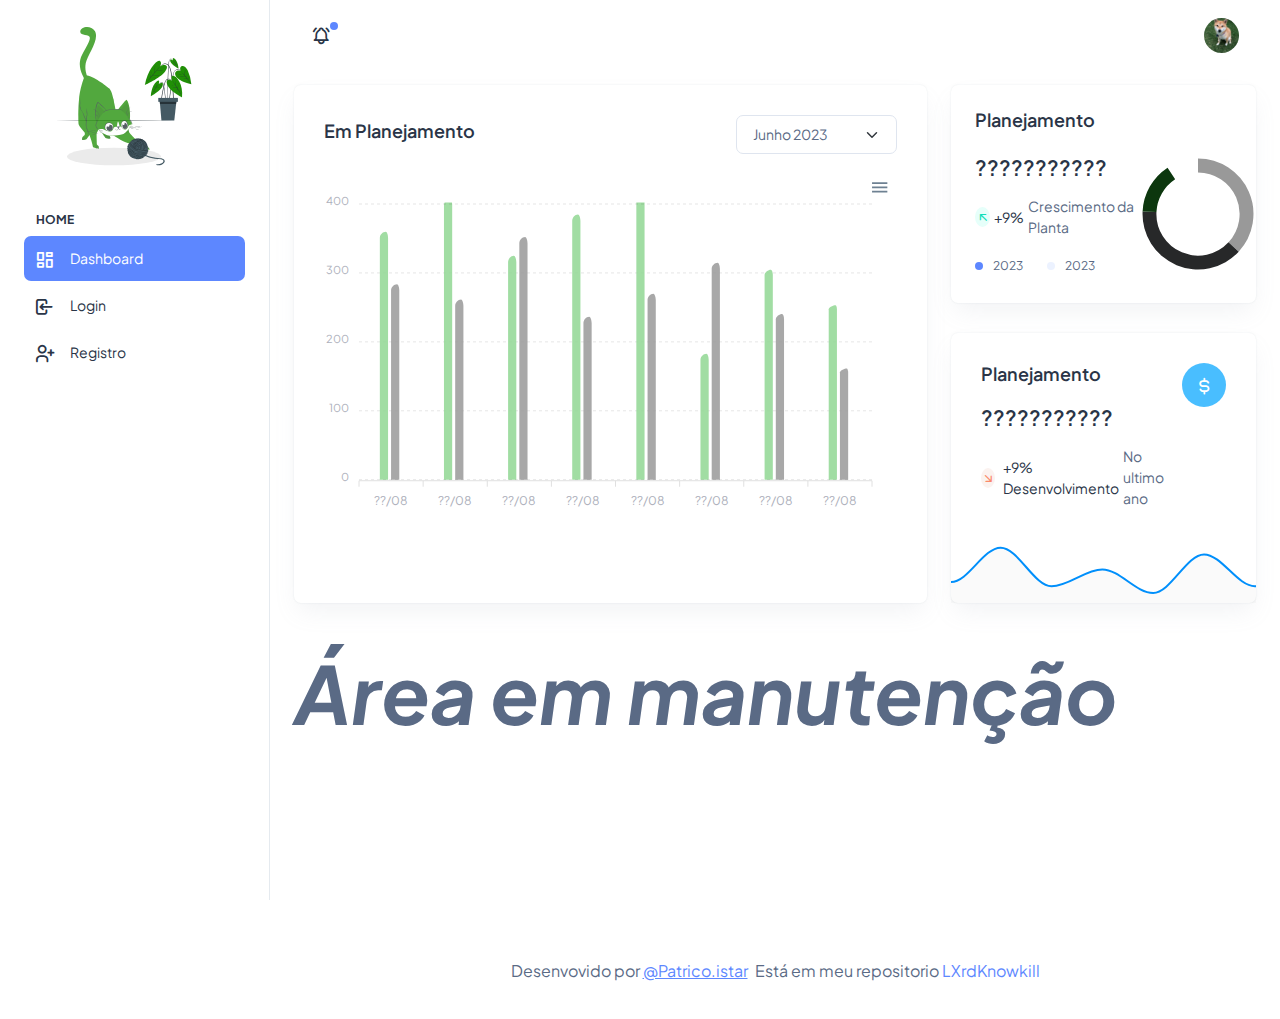
<file: index.html>
<!doctype html>
<html lang="en">

<head>
  <meta charset="utf-8">
  <meta name="viewport" content="width=device-width, initial-scale=1">
  <title>Jovens Biotecnologicos</title>
  <link rel="shortcut icon" type="image/png" href="../assets/images/logos/favicon.png" />
  <link rel="stylesheet" href="../assets/css/styles.min.css" />
</head>

<body>
  <!--  Body Wrapper -->
  <div class="page-wrapper" id="main-wrapper" data-layout="vertical" data-navbarbg="skin6" data-sidebartype="full"
    data-sidebar-position="fixed" data-header-position="fixed">
    <!-- Sidebar Start -->
    <aside class="left-sidebar">
      <!-- Sidebar scroll-->
      <div>
        <div class="brand-logo d-flex align-items-center justify-content-between">
          <a href="./index.html" class="text-nowrap logo-img">
            <img src="../assets/images/logos/dark-logo.svg" width="180" alt="" />
          </a>
          <div class="close-btn d-xl-none d-block sidebartoggler cursor-pointer" id="sidebarCollapse">
            <i class="ti ti-x fs-8"></i>
          </div>
        </div>
        <!-- Sidebar navigation-->
        <nav class="sidebar-nav scroll-sidebar" data-simplebar="">
          <ul id="sidebarnav">
            <li class="nav-small-cap">
              <i class="ti ti-dots nav-small-cap-icon fs-4"></i>
              <span class="hide-menu">Home</span>
            </li>
            <li class="sidebar-item">
              <a class="sidebar-link" href="./index.html" aria-expanded="false">
                <span>
                  <i class="ti ti-layout-dashboard"></i>
                </span>
                <span class="hide-menu">Dashboard</span>
              </a>
            </li>
            <li class="sidebar-item">
              <a class="sidebar-link" href="./authentication-login.html" aria-expanded="false">
                <span>
                  <i class="ti ti-login"></i>
                </span>
                <span class="hide-menu">Login</span>
              </a>
            </li>
            <li class="sidebar-item">
              <a class="sidebar-link" href="./authentication-register.html" aria-expanded="false">
                <span>
                  <i class="ti ti-user-plus"></i>
                </span>
                <span class="hide-menu">Registro</span>
              </a>
            </li>
            </li>
          </ul>
          <div class="a">
          </div>
        </nav>
        <!-- End Sidebar navigation -->
      </div>
      <!-- End Sidebar scroll-->
    </aside>
    <!--  Sidebar End -->
    <!--  Main wrapper -->
    <div class="body-wrapper">
      <!--  Header Start -->
      <header class="app-header">
        <nav class="navbar navbar-expand-lg navbar-light">
          <ul class="navbar-nav">
            <li class="nav-item d-block d-xl-none">
              <a class="nav-link sidebartoggler nav-icon-hover" id="headerCollapse" href="javascript:void(0)">
                <i class="ti ti-menu-2"></i>
              </a>
            </li>
            <li class="nav-item">
              <a class="nav-link nav-icon-hover" href="javascript:void(0)">
                <i class="ti ti-bell-ringing"></i>
                <div class="notification bg-primary rounded-circle"></div>
              </a>
            </li>
          </ul>
          <div class="navbar-collapse justify-content-end px-0" id="navbarNav">
            <ul class="navbar-nav flex-row ms-auto align-items-center justify-content-end">
              <li class="nav-item dropdown">
                <a class="nav-link nav-icon-hover" href="javascript:void(0)" id="drop2" data-bs-toggle="dropdown"
                  aria-expanded="false">
                  <img src="../assets/images/profile/user-1.jpg" alt="" width="35" height="35" class="rounded-circle">
                </a>
                <div class="dropdown-menu dropdown-menu-end dropdown-menu-animate-up" aria-labelledby="drop2">
                  <div class="message-body">
                    <a href="javascript:void(0)" class="d-flex align-items-center gap-2 dropdown-item">
                      <i class="ti ti-user fs-6"></i>
                      <p class="mb-0 fs-3">Meu perfil</p>
                    </a>
                    <a href="javascript:void(0)" class="d-flex align-items-center gap-2 dropdown-item">
                      <i class="ti ti-mail fs-6"></i>
                      <p class="mb-0 fs-3">Minha conta</p>
                    </a>
                    <a href="javascript:void(0)" class="d-flex align-items-center gap-2 dropdown-item">
                      <i class="ti ti-list-check fs-6"></i>
                      <p class="mb-0 fs-3">Minhas tarefas</p>
                    </a>
                    <a href="./authentication-login.html" class="btn btn-outline-primary mx-3 mt-2 d-block">Logout</a>
                  </div>
                </div>
              </li>
            </ul>
          </div>
        </nav>
      </header>
      <!--  Header End -->
      <div class="container-fluid">
        <!--  Row 1 -->
        <div class="row">
          <div class="col-lg-8 d-flex align-items-strech">
            <div class="card w-100">
              <div class="card-body">
                <div class="d-sm-flex d-block align-items-center justify-content-between mb-9">
                  <div class="mb-3 mb-sm-0">
                    <h5 class="card-title fw-semibold">Em Planejamento</h5>
                  </div>
                  <div>
                    <select class="form-select">
                      <option value="1">Junho 2023</option>
                      <option value="2">Julho 2023</option>
                      <option value="3">Agosto 2023</option>
                      <option value="4">Setembro 2023</option>
                    </select>
                  </div>
                </div>
                <div id="chart"></div>
              </div>
            </div>
          </div>
          <div class="col-lg-4">
            <div class="row">
              <div class="col-lg-12">
                <!-- Yearly Breakup -->
                <div class="card overflow-hidden">
                  <div class="card-body p-4">
                    <h5 class="card-title mb-9 fw-semibold">Planejamento</h5>
                    <div class="row align-items-center">
                      <div class="col-8">
                        <h4 class="fw-semibold mb-3">???????????</h4>
                        <div class="d-flex align-items-center mb-3">
                          <span
                            class="me-1 rounded-circle bg-light-success round-20 d-flex align-items-center justify-content-center">
                            <i class="ti ti-arrow-up-left text-success"></i>
                          </span>
                          <p class="text-dark me-1 fs-3 mb-0">+9%</p>
                          <p class="fs-3 mb-0">Crescimento da Planta</p>
                        </div>
                        <div class="d-flex align-items-center">
                          <div class="me-4">
                            <span class="round-8 bg-primary rounded-circle me-2 d-inline-block"></span>
                            <span class="fs-2">2023</span>
                          </div>
                          <div>
                            <span class="round-8 bg-light-primary rounded-circle me-2 d-inline-block"></span>
                            <span class="fs-2">2023</span>
                          </div>
                        </div>
                      </div>
                      <div class="col-4">
                        <div class="d-flex justify-content-center">
                          <div id="breakup"></div>
                        </div>
                      </div>
                    </div>
                  </div>
                </div>
              </div>
              <div class="col-lg-12">
                <!-- Monthly Earnings -->
                <div class="card">
                  <div class="card-body">
                    <div class="row alig n-items-start">
                      <div class="col-8">
                        <h5 class="card-title mb-9 fw-semibold"> Planejamento </h5>
                        <h4 class="fw-semibold mb-3">???????????</h4>
                        <div class="d-flex align-items-center pb-1">
                          <span
                            class="me-2 rounded-circle bg-light-danger round-20 d-flex align-items-center justify-content-center">
                            <i class="ti ti-arrow-down-right text-danger"></i>
                          </span>
                          <p class="text-dark me-1 fs-3 mb-0">+9% Desenvolvimento</p>
                          <p class="fs-3 mb-0">No ultimo ano</p>
                        </div>
                      </div>
                      <div class="col-4">
                        <div class="d-flex justify-content-end">
                          <div
                            class="text-white bg-secondary rounded-circle p-6 d-flex align-items-center justify-content-center">
                            <i class="ti ti-currency-dollar fs-6"></i>
                          </div>
                        </div>
                      </div>
                    </div>
                  </div>
                  <div id="earning"></div>
                </div>
              </div>
            </div>
          </div>
        </div>

        <p>

          <i class="bi bi-exclamation-diamond"style="font-size: 5rem; "><Strong> Área em manutenção<object data="" type=""></object></Strong></i>


        <div class="py-6 px-6 text-center">
          <p class="mb-0 fs-4">Desenvovido por <a href="https://www.instagram.com/patrico.istar/" target="_blank" class="pe-1 text-primary text-decoration-underline">@Patrico.istar</a> Está em meu repositorio <a href="https://github.com/LXrdKnowkill">LXrdKnowkill</a></p>
        </div>
      </div>
    </div>
  </div>
  <script src="../assets/libs/jquery/dist/jquery.min.js"></script>
  <script src="../assets/libs/bootstrap/dist/js/bootstrap.bundle.min.js"></script>
  <script src="../assets/js/sidebarmenu.js"></script>
  <script src="../assets/js/app.min.js"></script>
  <script src="../assets/libs/apexcharts/dist/apexcharts.min.js"></script>
  <script src="../assets/libs/simplebar/dist/simplebar.js"></script>
  <script src="../assets/js/dashboard.js"></script>
</body>

</html>
</file>
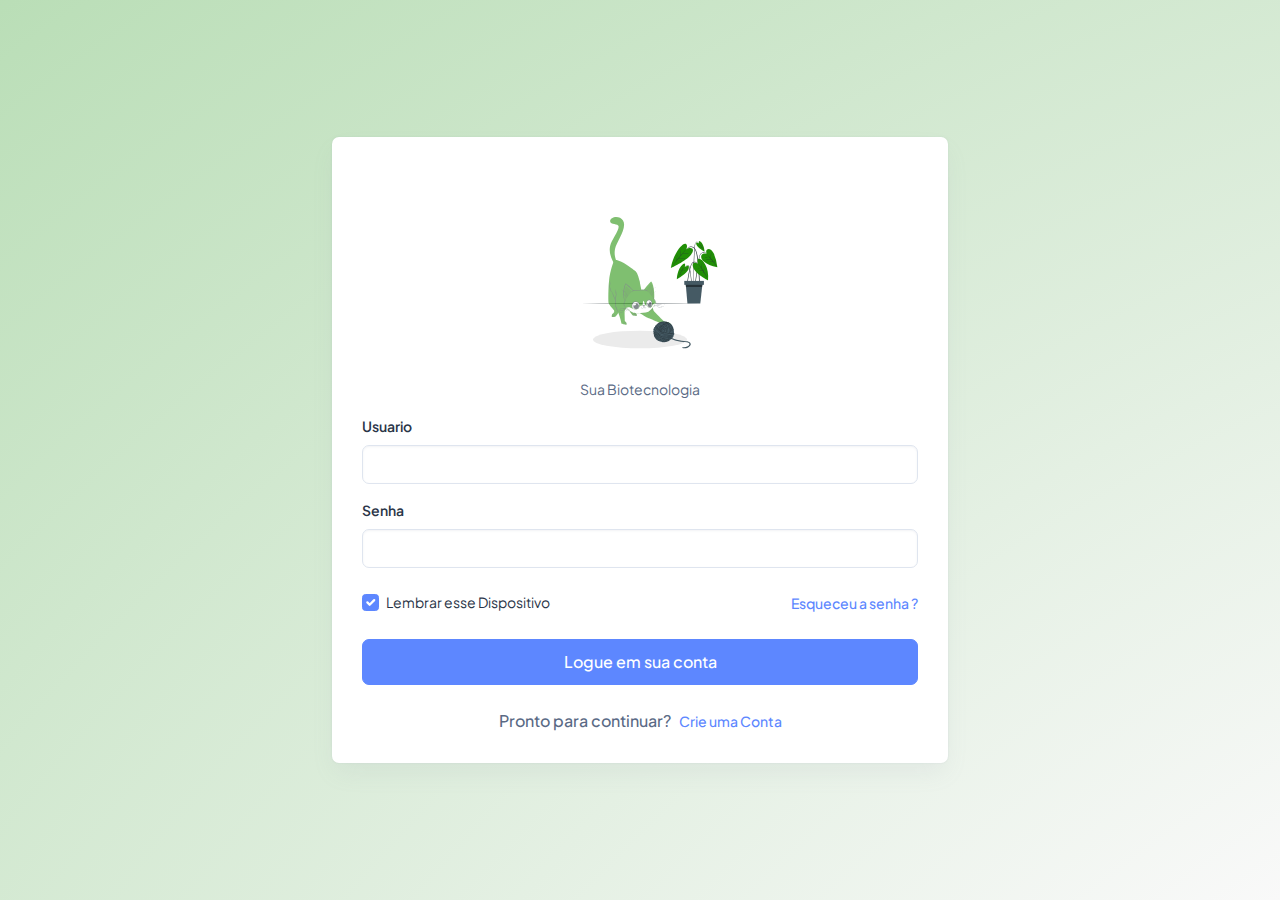
<file: authentication-login.html>
<!doctype html>
<html lang="en">

<head>
  <meta charset="utf-8">
  <meta name="viewport" content="width=device-width, initial-scale=1">
  <title>Login - Jovens Biotecnologicos</title>
  <link rel="shortcut icon" type="image/png" href="../assets/images/logos/favicon.png" />
  <link rel="stylesheet" href="../assets/css/styles.min.css" />
</head>

<body>
  <!--  Body Wrapper -->
  <div class="page-wrapper" id="main-wrapper" data-layout="vertical" data-navbarbg="skin6" data-sidebartype="full"
    data-sidebar-position="fixed" data-header-position="fixed">
    <div
      class="position-relative overflow-hidden radial-gradient min-vh-100 d-flex align-items-center justify-content-center">
      <div class="d-flex align-items-center justify-content-center w-100">
        <div class="row justify-content-center w-100">
          <div class="col-md-8 col-lg-6 col-xxl-3">
            <div class="card mb-0">
              <div class="card-body">
                <a href="./index.html" class="text-nowrap logo-img text-center d-block py-3 w-100">
                  <img src="../assets/images/logos/dark-logo.svg" width="180" alt="">
                </a>
                <p class="text-center">Sua Biotecnologia</p>
                <form>
                  <div class="mb-3">
                    <label for="exampleInputEmail1" class="form-label">Usuario</label>
                    <input type="email" class="form-control" id="exampleInputEmail1" aria-describedby="emailHelp">
                  </div>
                  <div class="mb-4">
                    <label for="exampleInputPassword1" class="form-label">Senha</label>
                    <input type="password" class="form-control" id="exampleInputPassword1">
                  </div>
                  <div class="d-flex align-items-center justify-content-between mb-4">
                    <div class="form-check">
                      <input class="form-check-input primary" type="checkbox" value="" id="flexCheckChecked" checked>
                      <label class="form-check-label text-dark" for="flexCheckChecked">
                        Lembrar esse Dispositivo
                      </label>
                    </div>
                    <a class="text-primary fw-bold" href="./index.html">Esqueceu a senha ?</a>
                  </div>
                  <a href="./index.html" class="btn btn-primary w-100 py-8 fs-4 mb-4 rounded-2">Logue em sua conta</a>
                  <div class="d-flex align-items-center justify-content-center">
                    <p class="fs-4 mb-0 fw-bold">Pronto para continuar?</p>
                    <a class="text-primary fw-bold ms-2" href="./authentication-register.html">Crie uma Conta</a>
                  </div>
                </form>
              </div>
            </div>
          </div>
        </div>
      </div>
    </div>
  </div>
  <script src="../assets/libs/jquery/dist/jquery.min.js"></script>
  <script src="../assets/libs/bootstrap/dist/js/bootstrap.bundle.min.js"></script>
</body>

</html>
</file>
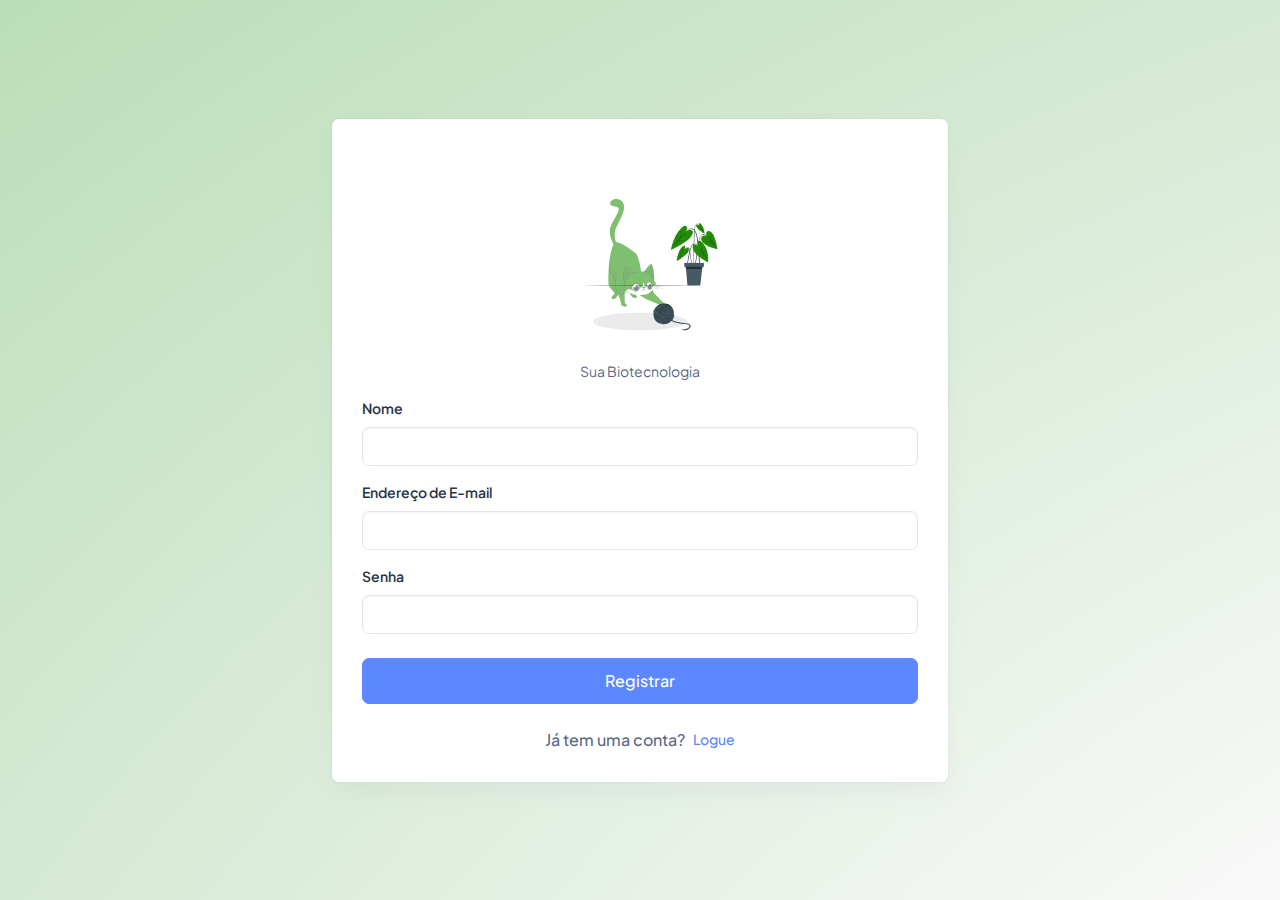
<file: authentication-register.html>
<!doctype html>
<html lang="en">

<head>
  <meta charset="utf-8">
  <meta name="viewport" content="width=device-width, initial-scale=1">
  <title>Registro - Jovens Biotecnologicos</title>
  <link rel="shortcut icon" type="image/png" href="../assets/images/logos/favicon.png" />
  <link rel="stylesheet" href="../assets/css/styles.min.css" />
</head>

<body>
  <!--  Body Wrapper -->
  <div class="page-wrapper" id="main-wrapper" data-layout="vertical" data-navbarbg="skin6" data-sidebartype="full"
    data-sidebar-position="fixed" data-header-position="fixed">
    <div
      class="position-relative overflow-hidden radial-gradient min-vh-100 d-flex align-items-center justify-content-center">
      <div class="d-flex align-items-center justify-content-center w-100">
        <div class="row justify-content-center w-100">
          <div class="col-md-8 col-lg-6 col-xxl-3">
            <div class="card mb-0">
              <div class="card-body">
                <a href="./index.html" class="text-nowrap logo-img text-center d-block py-3 w-100">
                  <img src="../assets/images/logos/dark-logo.svg" width="180" alt="">
                </a>
                <p class="text-center">Sua Biotecnologia</p>
                <form>
                  <div class="mb-3">
                    <label for="exampleInputtext1" class="form-label">Nome</label>
                    <input type="text" class="form-control" id="exampleInputtext1" aria-describedby="textHelp">
                  </div>
                  <div class="mb-3">
                    <label for="exampleInputEmail1" class="form-label">Endereço de E-mail</label>
                    <input type="email" class="form-control" id="exampleInputEmail1" aria-describedby="emailHelp">
                  </div>
                  <div class="mb-4">
                    <label for="exampleInputPassword1" class="form-label">Senha</label>
                    <input type="password" class="form-control" id="exampleInputPassword1">
                  </div>
                  <a href="./index.html" class="btn btn-primary w-100 py-8 fs-4 mb-4 rounded-2">Registrar</a>
                  <div class="d-flex align-items-center justify-content-center">
                    <p class="fs-4 mb-0 fw-bold">Já tem uma conta?</p>
                    <a class="text-primary fw-bold ms-2" href="./authentication-login.html">Logue</a>
                  </div>
                </form>
              </div>
            </div>
          </div>
        </div>
      </div>
    </div>
  </div>
  <script src="../assets/libs/jquery/dist/jquery.min.js"></script>
  <script src="../assets/libs/bootstrap/dist/js/bootstrap.bundle.min.js"></script>
</body>

</html>
</file>
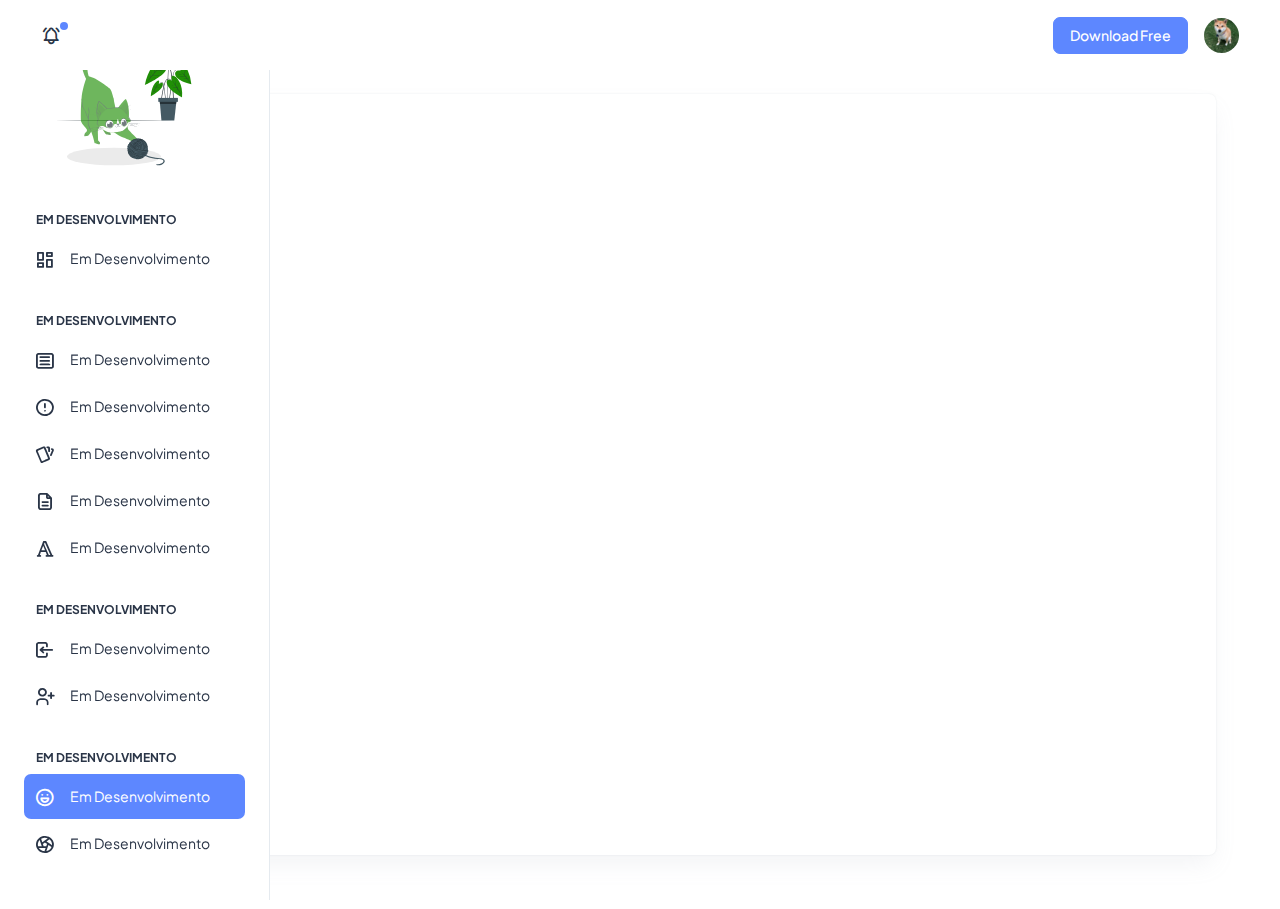
<file: icon-tabler.html>
<!doctype html>
<html lang="en">

<head>
  <meta charset="utf-8">
  <meta name="viewport" content="width=device-width, initial-scale=1">
  <title>Modernize Free</title>
  <link rel="shortcut icon" type="image/png" href="../assets/images/logos/favicon.png" />
  <link rel="stylesheet" href="../assets/css/styles.min.css" />
</head>

<body>
  <!--  Body Wrapper -->
  <div class="page-wrapper" id="main-wrapper" data-layout="vertical" data-navbarbg="skin6" data-sidebartype="full"
    data-sidebar-position="fixed" data-header-position="fixed">
    <!-- Sidebar Start -->
    <aside class="left-sidebar">
      <!-- Sidebar scroll-->
      <div>
        <div class="brand-logo d-flex align-items-center justify-content-between">
          <a href="./index.html" class="text-nowrap logo-img">
            <img src="../assets/images/logos/dark-logo.svg" width="180" alt="" />
          </a>
          <div class="close-btn d-xl-none d-block sidebartoggler cursor-pointer" id="sidebarCollapse">
            <i class="ti ti-x fs-8"></i>
          </div>
        </div>
        <!-- Sidebar navigation-->
        <nav class="sidebar-nav scroll-sidebar" data-simplebar="">
          <ul id="sidebarnav">
            <li class="nav-small-cap">
              <i class="ti ti-dots nav-small-cap-icon fs-4"></i>
              <span class="hide-menu">Em Desenvolvimento</span>
            </li>
            <li class="sidebar-item">
              <a class="sidebar-link" href="./index.html" aria-expanded="false">
                <span>
                  <i class="ti ti-layout-dashboard"></i>
                </span>
                <span class="hide-menu">Em Desenvolvimento</span>
              </a>
            </li>
            <li class="nav-small-cap">
              <i class="ti ti-dots nav-small-cap-icon fs-4"></i>
              <span class="hide-menu">Em Desenvolvimento</span>
            </li>
            <li class="sidebar-item">
              <a class="sidebar-link" href="./ui-buttons.html" aria-expanded="false">
                <span>
                  <i class="ti ti-article"></i>
                </span>
                <span class="hide-menu">Em Desenvolvimento</span>
              </a>
            </li>
            <li class="sidebar-item">
              <a class="sidebar-link" href="./ui-alerts.html" aria-expanded="false">
                <span>
                  <i class="ti ti-alert-circle"></i>
                </span>
                <span class="hide-menu">Em Desenvolvimento</span>
              </a>
            </li>
            <li class="sidebar-item">
              <a class="sidebar-link" href="./ui-card.html" aria-expanded="false">
                <span>
                  <i class="ti ti-cards"></i>
                </span>
                <span class="hide-menu">Em Desenvolvimento</span>
              </a>
            </li>
            <li class="sidebar-item">
              <a class="sidebar-link" href="./ui-forms.html" aria-expanded="false">
                <span>
                  <i class="ti ti-file-description"></i>
                </span>
                <span class="hide-menu">Em Desenvolvimento</span>
              </a>
            </li>
            <li class="sidebar-item">
              <a class="sidebar-link" href="./ui-typography.html" aria-expanded="false">
                <span>
                  <i class="ti ti-typography"></i>
                </span>
                <span class="hide-menu">Em Desenvolvimento</span>
              </a>
            </li>
            <li class="nav-small-cap">
              <i class="ti ti-dots nav-small-cap-icon fs-4"></i>
              <span class="hide-menu">Em Desenvolvimento</span>
            </li>
            <li class="sidebar-item">
              <a class="sidebar-link" href="./authentication-login.html" aria-expanded="false">
                <span>
                  <i class="ti ti-login"></i>
                </span>
                <span class="hide-menu">Em Desenvolvimento</span>
              </a>
            </li>
            <li class="sidebar-item">
              <a class="sidebar-link" href="./authentication-register.html" aria-expanded="false">
                <span>
                  <i class="ti ti-user-plus"></i>
                </span>
                <span class="hide-menu">Em Desenvolvimento</span>
              </a>
            </li>
            <li class="nav-small-cap">
              <i class="ti ti-dots nav-small-cap-icon fs-4"></i>
              <span class="hide-menu">Em Desenvolvimento</span>
            </li>
            <li class="sidebar-item">
              <a class="sidebar-link" href="./icon-tabler.html" aria-expanded="false">
                <span>
                  <i class="ti ti-mood-happy"></i>
                </span>
                <span class="hide-menu">Em Desenvolvimento</span>
              </a>
            </li>
            <li class="sidebar-item">
              <a class="sidebar-link" href="./sample-page.html" aria-expanded="false">
                <span>
                  <i class="ti ti-aperture"></i>
                </span>
                <span class="hide-menu">Em Desenvolvimento</span>
              </a>
            </li>
          </ul>
          <div class="unlimited-access hide-menu bg-light-primary position-relative mb-7 mt-5 rounded">
              </div>
            </div>
          </div>
        </nav>
        <!-- End Sidebar navigation -->
      </div>
      <!-- End Sidebar scroll-->
    </aside>
    <!--  Sidebar End -->
    <!--  Main wrapper -->
    <div class="body-wrapper">
      <!--  Header Start -->
      <header class="app-header">
        <nav class="navbar navbar-expand-lg navbar-light">
          <ul class="navbar-nav">
            <li class="nav-item d-block d-xl-none">
              <a class="nav-link sidebartoggler nav-icon-hover" id="headerCollapse" href="javascript:void(0)">
                <i class="ti ti-menu-2"></i>
              </a>
            </li>
            <li class="nav-item">
              <a class="nav-link nav-icon-hover" href="javascript:void(0)">
                <i class="ti ti-bell-ringing"></i>
                <div class="notification bg-primary rounded-circle"></div>
              </a>
            </li>
          </ul>
          <div class="navbar-collapse justify-content-end px-0" id="navbarNav">
            <ul class="navbar-nav flex-row ms-auto align-items-center justify-content-end">
              <a href="https://adminmart.com/product/modernize-free-bootstrap-admin-dashboard/" target="_blank" class="btn btn-primary">Download Free</a>
              <li class="nav-item dropdown">
                <a class="nav-link nav-icon-hover" href="javascript:void(0)" id="drop2" data-bs-toggle="dropdown"
                  aria-expanded="false">
                  <img src="../assets/images/profile/user-1.jpg" alt="" width="35" height="35" class="rounded-circle">
                </a>
                <div class="dropdown-menu dropdown-menu-end dropdown-menu-animate-up" aria-labelledby="drop2">
                  <div class="message-body">
                    <a href="javascript:void(0)" class="d-flex align-items-center gap-2 dropdown-item">
                      <i class="ti ti-user fs-6"></i>
                      <p class="mb-0 fs-3">My Profile</p>
                    </a>
                    <a href="javascript:void(0)" class="d-flex align-items-center gap-2 dropdown-item">
                      <i class="ti ti-mail fs-6"></i>
                      <p class="mb-0 fs-3">My Account</p>
                    </a>
                    <a href="javascript:void(0)" class="d-flex align-items-center gap-2 dropdown-item">
                      <i class="ti ti-list-check fs-6"></i>
                      <p class="mb-0 fs-3">My Task</p>
                    </a>
                    <a href="./authentication-login.html" class="btn btn-outline-primary mx-3 mt-2 d-block">Logout</a>
                  </div>
                </div>
              </li>
            </ul>
          </div>
        </nav>
      </header>
      <!--  Header End -->
      <div class="container-fluid">
        <div class="card w-100 h-100 position-relative overflow-hidden">
          <div class="card-body">
            <h5 class="card-title fw-semibold mb-4">Icons</h5>
            <iframe src="https://tabler-icons.io/" frameborder="0" style="height: calc(100vh - 250px); width: 100%;"
              data-simplebar=""></iframe>
          </div>
        </div>
      </div>
    </div>
  </div>
  <script src="../assets/libs/jquery/dist/jquery.min.js"></script>
  <script src="../assets/libs/bootstrap/dist/js/bootstrap.bundle.min.js"></script>
  <script src="../assets/js/sidebarmenu.js"></script>
  <script src="../assets/js/app.min.js"></script>
  <script src="../assets/libs/simplebar/dist/simplebar.js"></script>
</body>

</html>
</file>
